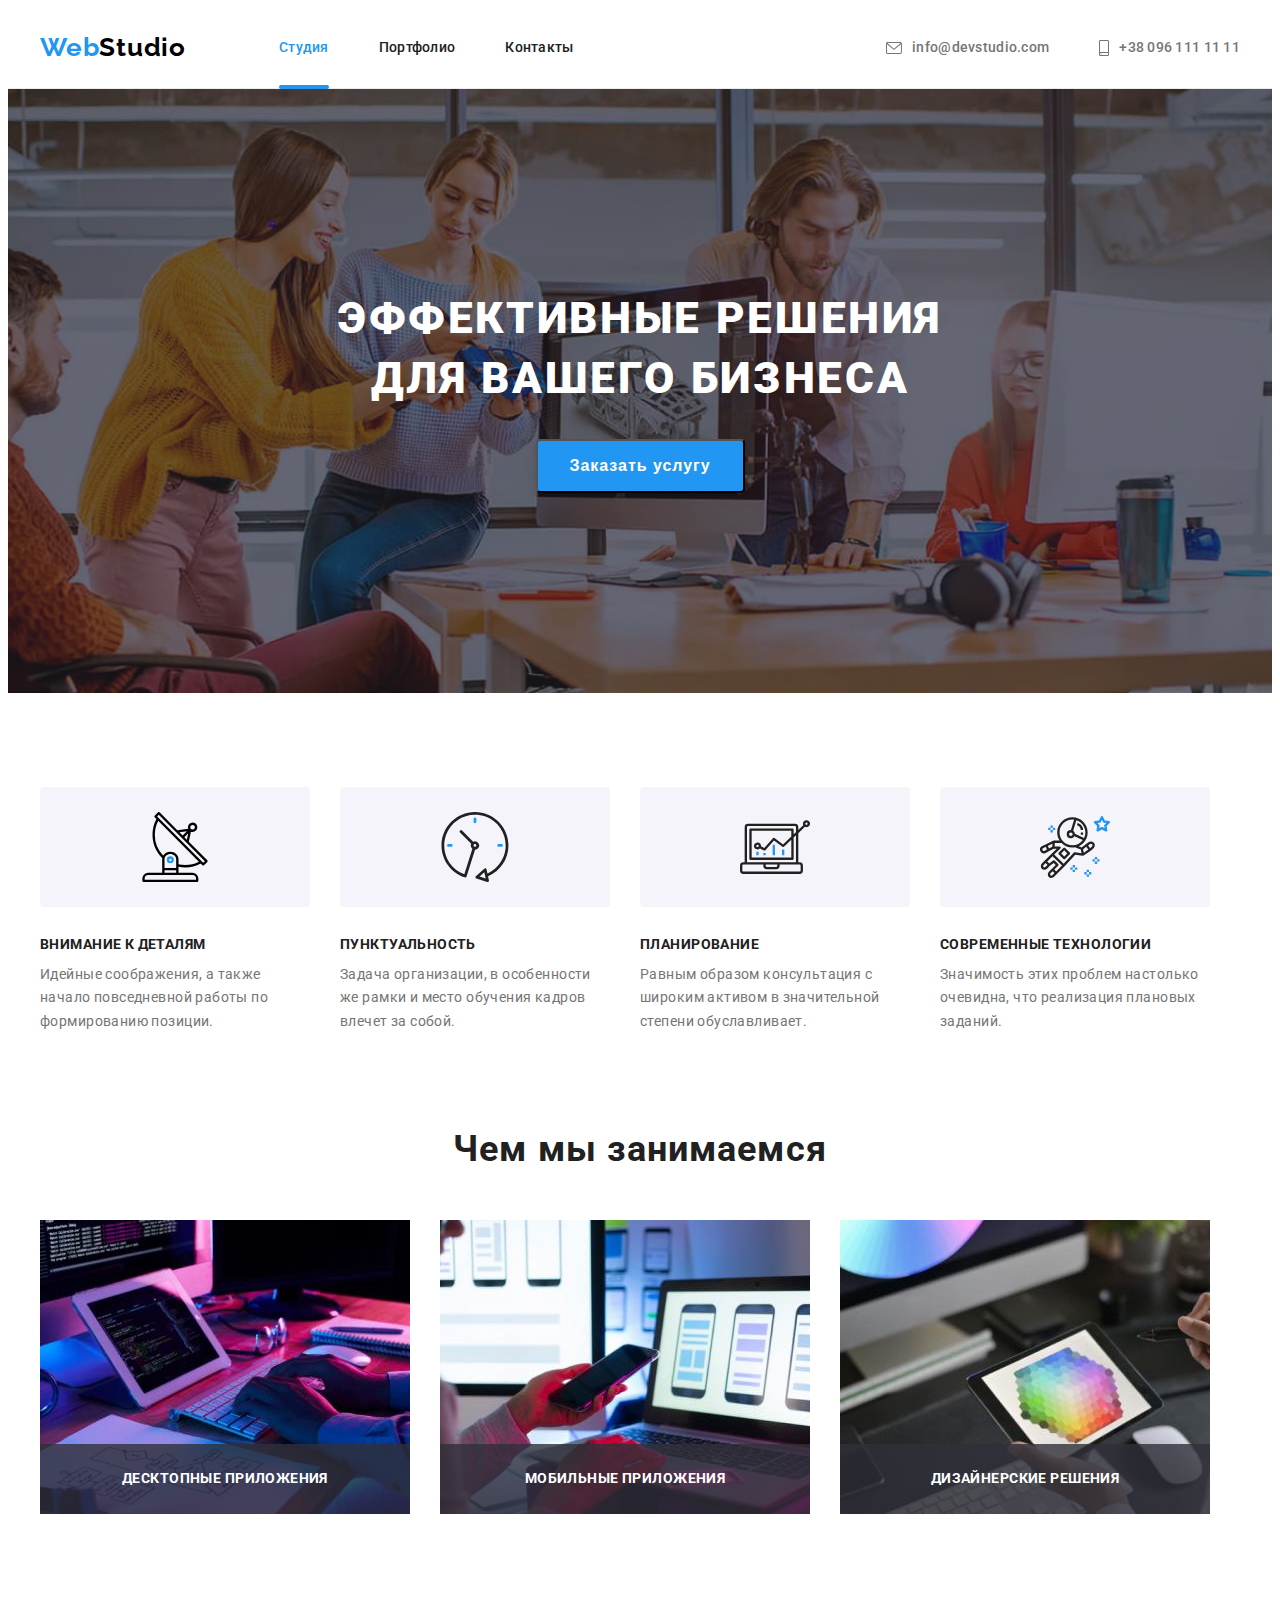
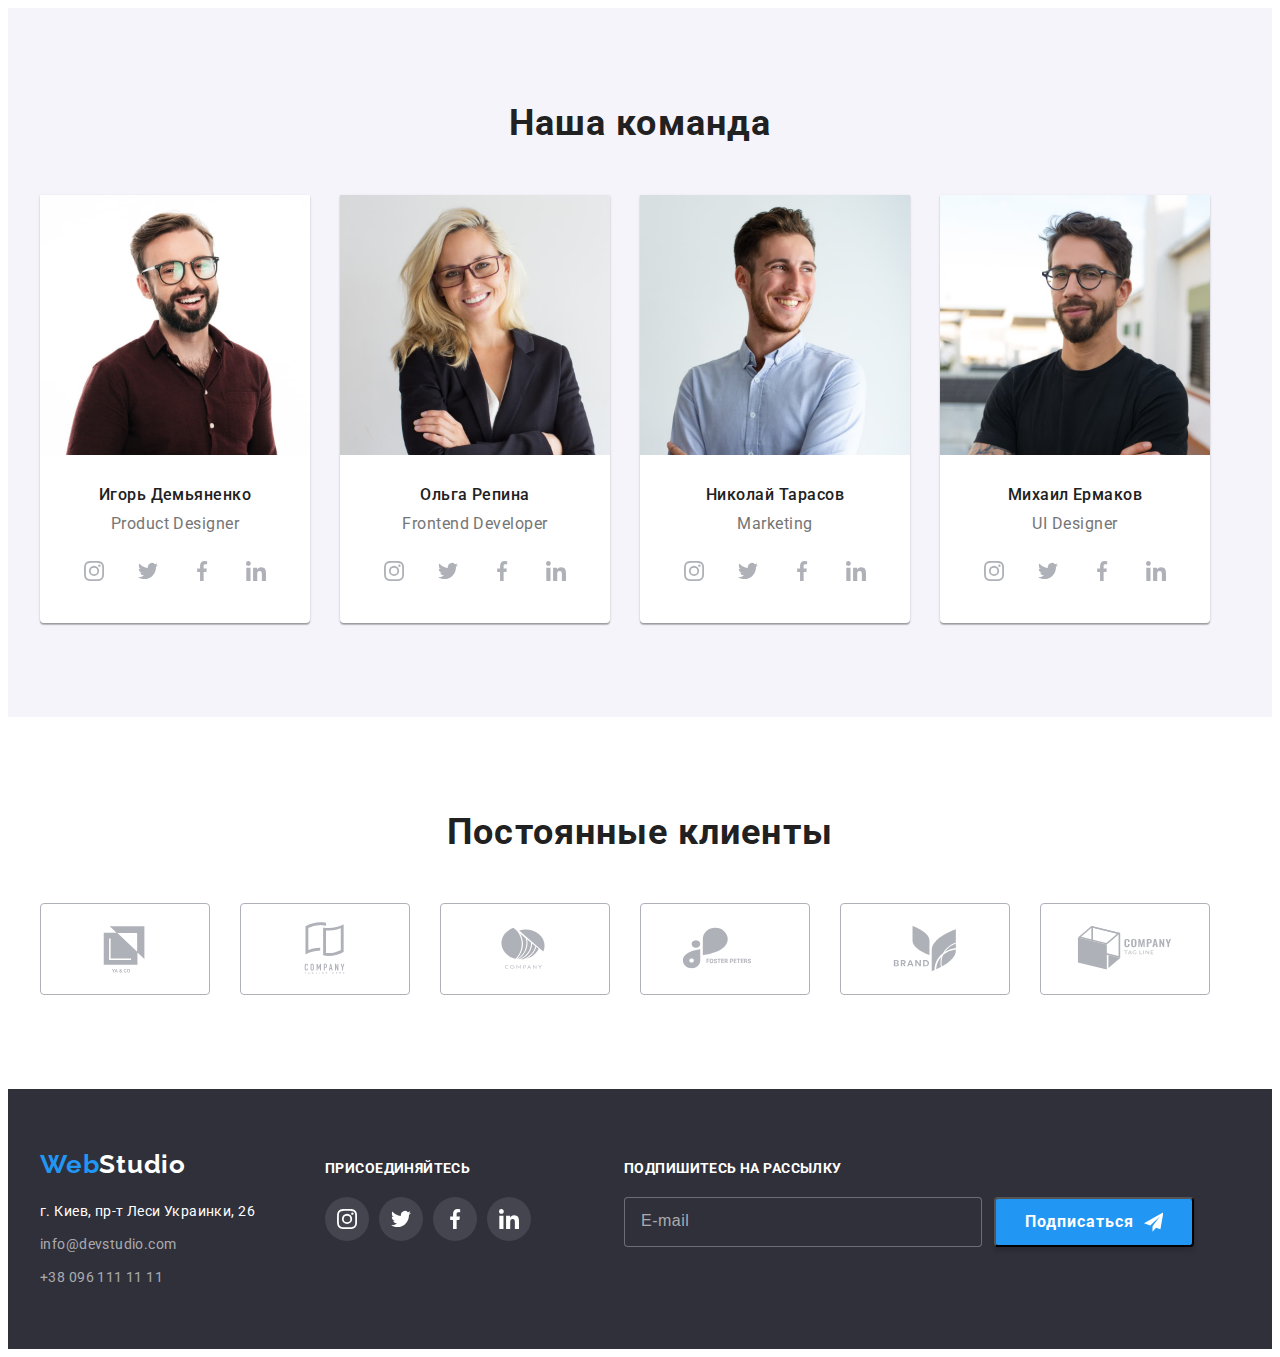
<file: index.html>
<!DOCTYPE html>
<html lang="ru">
    <head>
        <link rel="stylesheet" href="https://cdnjs.cloudflare.com/ajax/libs/modern-normalize/1.1.0/modern-normalize.min.css" integrity="sha512-wpPYUAdjBVSE4KJnH1VR1HeZfpl1ub8YT/NKx4PuQ5NmX2tKuGu6U/JRp5y+Y8XG2tV+wKQpNHVUX03MfMFn9Q==" crossorigin="anonymous" referrerpolicy="no-referrer"/>
        <meta charset="UTF-8">
        <meta http-equiv="X-UA-Compatible" content="IE=edge">
        <meta name="viewport" content="width=device-width, initial-scale=1.0">
        <title>Студия</title>
        <link rel="preconnect" href="https://fonts.googleapis.com">
        <link rel="preconnect" href="https://fonts.gstatic.com" crossorigin>
        <link href="https://fonts.googleapis.com/css2?family=Raleway:wght@700&family=Roboto:wght@400;500;700;900&display=swap" rel="stylesheet">
        <link rel="stylesheet" href="./css/style.css">
    </head>
    <body>
        <header class="header">
            <div class="container main-menu">
                <a href="./index.html" class="header-logo" lang="en"><span class="logo-first-part">Web</span><span class="logo-second-part">Studio</span></a>
                <nav class="header-nav">
                    <ul class="menu-list">
                        <li class="item"><a class="menu-link link current" href="./index.html">Студия</a></li>
                        <li class="item"><a class="menu-link link" href="./portfolio.html">Портфолио</a></li>
                        <li class="item"><a class="menu-link link" href="">Контакты</a></li>
                    </ul>
                </nav>
                <ul class="header-list">
                    <li class="header-item">
                        <a class="header-contacts link" href="mailto:info@devstudio.com" lang="en">
                        <svg class="header-icon" width="16" height="12">
                            <use href="./images/icons.svg#icon-envelope"></use>
                        </svg>
                        info@devstudio.com</a>
                    </li>
                    <li class="header-item">
                        <a class="header-contacts link" href="tel:+380961111111">
                        <svg class="header-icon" width="10" height="16">
                            <use href="./images/icons.svg#icon-smartphone"></use>
                        </svg>
                        +38 096 111 11 11</a>
                    </li>
                </ul>
            </div>
        </header>
        <main>
            <section class="hero-section">
                <div class="container">
                    <h1 class="hero-title centered">Эффективные решения для вашего бизнеса</h1>
                    <button type="button" class="button hero-btn" data-modal-open>Заказать услугу</button>
                                    </div>
            </section>
            <section class="section">
                <div class="container">
                <h2 class="visually-hidden">Особенности</h2>
                <ul class="features-list">
                    <li class="features-item">
                        <div class="features-icon-bg">
                            <svg class="features-icon" width="70" height="70">
                                <use href="./images/icons.svg#icon-antenna"></use>
                            </svg>
                        </div>
                        <h3 class="features-title">Внимание к деталям</h3>
                        <p class="features-text">Идейные соображения, а также начало повседневной работы по формированию позиции.</p>
                    </li>
                    <li class="features-item">
                        <div class="features-icon-bg">
                            <svg class="features-icon" width="70" height="70">
                                <use href="./images/icons.svg#icon-clock"></use>
                            </svg>
                        </div>
                        <h3 class="features-title">Пунктуальность</h3>
                        <p class="features-text">Задача организации, в особенности же рамки и место обучения кадров влечет за собой.</p>
                    </li>
                    <li class="features-item">
                        <div class="features-icon-bg">
                            <svg class="features-icon" width="70" height="70">
                                <use href="./images/icons.svg#icon-diagram"></use>
                            </svg>
                        </div>
                        <h3 class="features-title">Планирование</h3>
                        <p class="features-text">Равным образом консультация с широким активом в значительной степени обуславливает.</p>
                    </li>
                    <li class="features-item">
                        <div class="features-icon-bg">
                            <svg class="features-icon" width="70" height="70">
                                <use href="./images/icons.svg#icon-astronaut"></use>
                            </svg>
                        </div>
                        <h3 class="features-title">Современные технологии</h3>
                        <p class="features-text">Значимость этих проблем настолько очевидна, что реализация плановых заданий.</p>
                    </li>
                </ul>
                </div>
            </section>
            <section class="section about-section">
                <div class="container">
                    <h2 class="about-us-title">Чем мы занимаемся</h2>
                    <ul class="about-us-list">
                        <li class="about-us-item">
                            <div class="about-us-label">
                                <img src="./images/box1.jpg" alt="Человек пишет код" width="370">
                                <p class="about-us-text">Десктопные приложения</p>
                            </div>
                        </li>
                        <li class="about-us-item">
                            <div class="about-us-label">
                                <img src="./images/box2.jpg" alt="Женщина работает на ноутбуке" width="370">
                                <p class="about-us-text">Мобильные приложения</p>
                            </div>
                        </li>
                        <li class="about-us-item">
                            <div class="about-us-label">
                                <img src="./images/box3.jpg" alt="Женщина держит в руках планшет" width="370">
                                <p class="about-us-text">Дизайнерские решения</p>
                            </div>
                        </li>
                    </ul>
                </div>
            </section>
            <section class="section our-team-section">
                <div class="container">
                    <h2 class="our-team-title">Наша команда</h2>
                    <ul class="our-team-list">
                        <li class="our-team-item">
                            <img src="./images/img1.jpg" alt="Член команды 1" width="270">
                            <div class="our-team-description">
                                <h3 class="our-team-name">Игорь Демьяненко</h3>
                                <p lang="en" class="our-team-text">Product Designer</p>
                                <ul class="social-icon-list">
                                    <li class="social-icon-item">
                                        <a href="#" class="social-icon-link">
                                            <svg width="20" height="20">
                                                <use href="./images/icons.svg#icon-instagram"></use>
                                            </svg>
                                        </a>
                                    </li>
                                    <li class="social-icon-item">
                                        <a href="#" class="social-icon-link">
                                            <svg width="20" height="20">
                                                <use href="./images/icons.svg#icon-twitter"></use>
                                            </svg>
                                        </a>
                                    </li>
                                    <li class="social-icon-item">
                                        <a href="#" class="social-icon-link">
                                            <svg width="20" height="20">
                                                <use href="./images/icons.svg#icon-facebook"></use>
                                            </svg>
                                        </a>
                                    </li>
                                    <li class="social-icon-item">
                                        <a href="#" class="social-icon-link">
                                            <svg width="20" height="20">
                                                <use href="./images/icons.svg#icon-linkedin"></use>
                                            </svg>
                                        </a>
                                    </li>
                                </ul>
                            </div>
                        </li>
                        <li class="our-team-item">
                            <img src="./images/img2.jpg" alt="Член команды 2" width="270">
                            <div class="our-team-description">
                                <h3 class="our-team-name">Ольга Репина</h3>
                                <p lang="en" class="our-team-text">Frontend Developer</p>
                                <ul class="social-icon-list">
                                    <li class="social-icon-item">
                                        <a href="#" class="social-icon-link">
                                            <svg width="20" height="20">
                                                <use href="./images/icons.svg#icon-instagram"></use>
                                            </svg>
                                        </a>
                                    </li>
                                    <li class="social-icon-item">
                                        <a href="#" class="social-icon-link">
                                            <svg width="20" height="20">
                                                <use href="./images/icons.svg#icon-twitter"></use>
                                            </svg>
                                        </a>
                                    </li>
                                    <li class="social-icon-item">
                                        <a href="#" class="social-icon-link">
                                            <svg width="20" height="20">
                                                <use href="./images/icons.svg#icon-facebook"></use>
                                            </svg>
                                        </a>
                                    </li>
                                    <li class="social-icon-item">
                                        <a href="#" class="social-icon-link">
                                            <svg width="20" height="20">
                                                <use href="./images/icons.svg#icon-linkedin"></use>
                                            </svg>
                                        </a>
                                    </li>
                                </ul>
                            </div>
                        </li>
                        <li class="our-team-item">
                            <img src="./images/img3.jpg" alt="Член команды 3" width="270">
                            <div class="our-team-description">
                                <h3 class="our-team-name">Николай Тарасов</h3>
                                <p lang="en" class="our-team-text">Marketing</p>
                                <ul class="social-icon-list">
                                    <li class="social-icon-item">
                                        <a href="#" class="social-icon-link">
                                            <svg width="20" height="20">
                                                <use href="./images/icons.svg#icon-instagram"></use>
                                            </svg>
                                        </a>
                                    </li>
                                    <li class="social-icon-item">
                                        <a href="#" class="social-icon-link">
                                            <svg width="20" height="20">
                                                <use href="./images/icons.svg#icon-twitter"></use>
                                            </svg>
                                        </a>
                                    </li>
                                    <li class="social-icon-item">
                                        <a href="#" class="social-icon-link">
                                            <svg width="20" height="20">
                                                <use href="./images/icons.svg#icon-facebook"></use>
                                            </svg>
                                        </a>
                                    </li>
                                    <li class="social-icon-item">
                                        <a href="#" class="social-icon-link">
                                            <svg width="20" height="20">
                                                <use href="./images/icons.svg#icon-linkedin"></use>
                                            </svg>
                                        </a>
                                    </li>
                                </ul>
                                </div>
                        </li>
                        <li class="our-team-item">
                            <img src="./images/img4.jpg" alt="Член команды 4" width="270">
                            <div class="our-team-description">
                                <h3 class="our-team-name">Михаил Ермаков</h3>
                                <p lang="en" class="our-team-text">UI Designer</p>
                                <ul class="social-icon-list">
                                    <li class="social-icon-item">
                                        <a href="#" class="social-icon-link">
                                            <svg width="20" height="20">
                                                <use href="./images/icons.svg#icon-instagram"></use>
                                            </svg>
                                        </a>
                                    </li>
                                    <li class="social-icon-item">
                                        <a href="#" class="social-icon-link">
                                            <svg width="20" height="20">
                                                <use href="./images/icons.svg#icon-twitter"></use>
                                            </svg>
                                        </a>
                                    </li>
                                    <li class="social-icon-item">
                                        <a href="#" class="social-icon-link">
                                            <svg width="20" height="20">
                                                <use href="./images/icons.svg#icon-facebook"></use>
                                            </svg>
                                        </a>
                                    </li>
                                    <li class="social-icon-item">
                                        <a href="#" class="social-icon-link">
                                            <svg width="20" height="20">
                                                <use href="./images/icons.svg#icon-linkedin"></use>
                                            </svg>
                                        </a>
                                    </li>
                                </ul>
                            </div>
                        </li>
                    </ul>
                </div>
            </section>
            <section class="section">
                <div class="container">
                    <h2 class="clients-title">Постоянные клиенты</h2>
                    <ul class="clients-list">
                        <li class="clients-item">
                            <a href="#" class="clients-link">
                                <svg class="clients-logo" width="106" height="60">
                                    <use href="./images/icons.svg#icon-client1"></use>
                                </svg>
                            </a>
                        </li>
                        <li class="clients-item">
                            <a href="#" class="clients-link">
                                <svg class="clients-logo" width="106" height="60">
                                    <use href="./images/icons.svg#icon-client2"></use>
                                </svg>
                            </a>
                        </li>
                        <li class="clients-item">
                            <a href="#" class="clients-link">
                                <svg class="clients-logo" width="106" height="60">
                                    <use href="./images/icons.svg#icon-client3"></use>
                                </svg>
                            </a>
                        </li>
                        <li class="clients-item">
                            <a href="#" class="clients-link">
                                <svg class="clients-logo" width="106" height="60">
                                    <use href="./images/icons.svg#icon-client4"></use>
                                </svg>
                            </a>
                        </li>
                        <li class="clients-item">
                            <a href="#" class="clients-link">
                                <svg class="clients-logo" width="106" height="60">
                                    <use href="./images/icons.svg#icon-client5"></use>
                                </svg>
                            </a>
                        </li>
                        <li class="clients-item">
                            <a href="#" class="clients-link">
                                <svg class="clients-logo" width="106" height="60">
                                    <use href="./images/icons.svg#icon-client6"></use>
                                </svg>
                            </a>
                        </li>
                    </ul>
                </div>
            </section>
        </main>
        <footer class="footer">
            <div class="container">
                <div>
                    <a href="" class="footer-logo" lang="en"><span class="logo-first-part">Web</span><span class="logo-second-part">Studio</span></a>
                    <address class="footer-address">
                        <ul class="footer-address-list">
                            <li class="footer-address-item"><a class="footer-address-link link" href="https://goo.gl/maps/YVqeG4Qvas63cvU16" target="_blank" rel="noreferrer noopener">г. Киев, пр-т Леси Украинки, 26</a></li>
                            <li class="footer-address-item contacts"><a class="footer-address-link link" href="mailto:info@devstudio.com" lang="en">info@devstudio.com</a></li>
                            <li class="footer-address-item contacts"><a class="footer-address-link link" href="tel:+380961111111">+38 096 111 11 11</a></li>
                        </ul>
                    </address>
                </div>
                <div class="connect">
                    <h3 class="connect-title">присоединяйтесь</h3>
                    <ul class="connect-list">
                        <li class="connect-item">
                            <a href="#" class="connect-link">
                                <svg class="connect-logo" width="20" height="20">
                                    <use href="./images/icons.svg#icon-instagram"></use>
                                </svg>
                            </a>
                        </li>
                        <li class="connect-item">
                            <a href="#" class="connect-link">
                                <svg class="connect-logo" width="20" height="20">
                                    <use href="./images/icons.svg#icon-twitter"></use>
                                </svg>
                            </a>
                        </li>
                        <li class="connect-item">
                            <a href="#" class="connect-link">
                                <svg class="connect-logo" width="20" height="20">
                                    <use href="./images/icons.svg#icon-facebook"></use>
                                </svg>
                            </a>
                        </li>
                        <li class="connect-item">
                            <a href="#" class="connect-link">
                                <svg class="connect-logo" width="20" height="20">
                                    <use href="./images/icons.svg#icon-linkedin"></use>
                                </svg>
                            </a>
                        </li>
                    </ul>
                </div>
                <div class="subscribe">
                    <form action="#" class="subscribe-form">
                        <p class="subscribe-title">Подпишитесь на рассылку</p>
                        <div class="subscribe-input">
                            <input type="email" name="email" class="email-input" placeholder="E-mail">
                            <button type="submit" class="subscribe-button">Подписаться <svg class="subscribe-icon">
                            <use href="./images/icons.svg#icon-send"></use>
                            </svg>
                            </button>
                        </div>
                    </form>
                </div>
            </div>
        </footer>
        <div class="backdrop is-hidden" data-modal>
            <div class="modal">
                <button type="button" data-modal-close class="modal-close-btn">
                    <svg class="modal-close-icon" width=30px height=30px>
                        <use href="./images/icons.svg#icon-close"></use>
                    </svg>
                </button>
                <form action="#" class="modal-form">
                    <p class="modal-form-head">Оставьте свои данные, мы вам перезвоним</p>

                    <label class="modal-form-field"
                        >Имя
                        <span class="modal-form-wrapper">
                                <input type="text" class="modal-form-input" name="user-name" minlength="2" pattern="[a-zA-Zа-яёА-ЯЁ]+" title="Имя должно содержать символы кириллицы или латиницы" required/>
                                <svg class="modal-form-icon">
                                <use href="./images/icons.svg#icon-person"></use>
                            </svg>
                        </span>
                    </label>

                    <label class="modal-form-field"
                        >Телефон
                        <span class="modal-form-wrapper">
                            <input type="tel" class="modal-form-input" name="user-tel" title="067-000-00-00" pattern="[0-9]{3}-[0-9]{3}-[0-9]{2}-[0-9]{2}" required/>
                            <svg class="modal-form-icon">
                            <use href="./images/icons.svg#icon-phone"></use>
                            </svg>
                        </span>
                    </label>
                    <label class="modal-form-field"
                        >Почта
                        <span class="modal-form-wrapper">
                            <input type="email" class="modal-form-input" name="user-email" required/>
                            <svg class="modal-form-icon">
                            <use href="./images/icons.svg#icon-email"></use>
                            </svg>
                        </span>
                    </label>
                    <label class="modal-form-field"
                        >Комментарий
                        <textarea class="modal-form-message" name="user-message" placeholder="Введите текст"></textarea>
                    </label>
                    <input type="checkbox" id="accept-policy" class="policy-checkbox visually-hidden" name="accept"/>
                    <label for="accept-policy" class="modal-form-checbox-label">Соглашаюсь с рассылкой и принимаю &nbsp <a href="#"> Условия договора</a></label>
                    <button type="submit" class="modal-form-button">Отправить</button>
                </form>
            </div>
        </div>
        <script src="./js/modal.js"></script>
    </body>
</html>
</file>
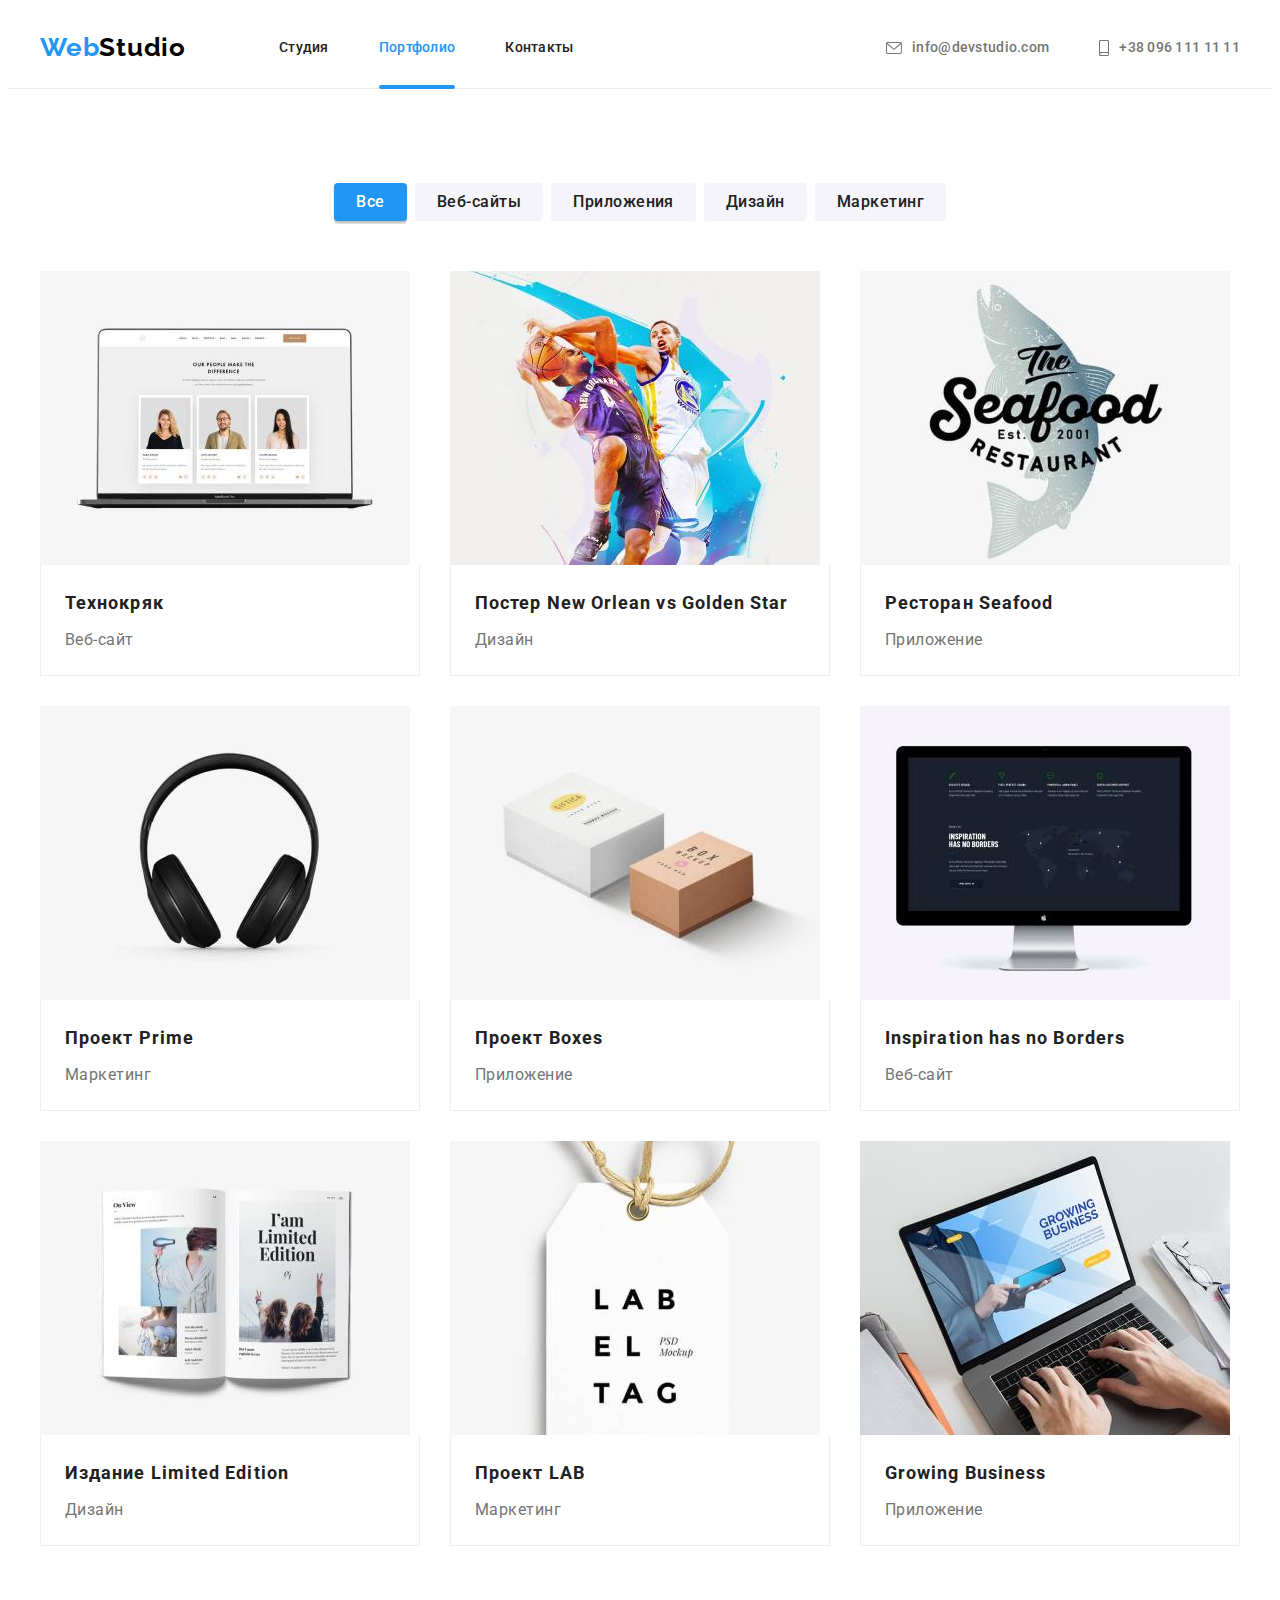
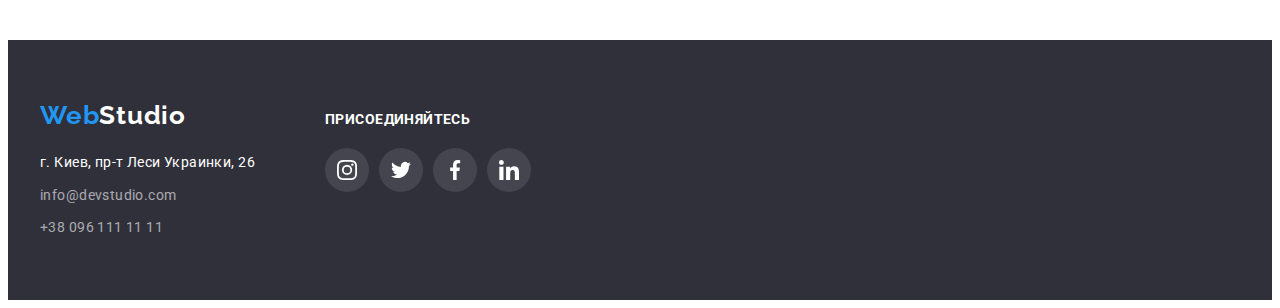
<file: portfolio.html>
<!DOCTYPE html>
<html lang="ru">
    <head>
        <link rel="stylesheet" href="https://cdnjs.cloudflare.com/ajax/libs/modern-normalize/1.1.0/modern-normalize.min.css" integrity="sha512-wpPYUAdjBVSE4KJnH1VR1HeZfpl1ub8YT/NKx4PuQ5NmX2tKuGu6U/JRp5y+Y8XG2tV+wKQpNHVUX03MfMFn9Q==" crossorigin="anonymous" referrerpolicy="no-referrer"/>
        <meta charset="UTF-8">
        <meta http-equiv="X-UA-Compatible" content="IE=edge">
        <meta name="viewport" content="width=device-width, initial-scale=1.0">
        <title>Портфолио</title>
        <link rel="preconnect" href="https://fonts.googleapis.com">
        <link rel="preconnect" href="https://fonts.gstatic.com" crossorigin>
        <link href="https://fonts.googleapis.com/css2?family=Raleway:wght@700&family=Roboto:wght@400;500;700;900&display=swap" rel="stylesheet">
        <link rel="stylesheet" href="./css/style.css">
    </head>
    <body>
        <header class="header">
            <div class="container">
                <a href="./index.html" class="header-logo" lang="en"><span class="logo-first-part">Web</span><span class="logo-second-part">Studio</span></a>
                <nav class="header-nav">
                    <ul class="menu-list">
                        <li class="item"><a class="menu-link link" href="./index.html">Студия</a></li>
                        <li class="item"><a class="menu-link link current" href="./portfolio.html">Портфолио</a></li>
                        <li class="item"><a class="menu-link link" href="">Контакты</a></li>
                    </ul>
                </nav>
                <ul class="header-list">
                    <li class="header-item"><a class="header-contacts link" href="mailto:info@devstudio.com" lang="en">
                        <svg class="header-icon" width="16" height="12">
                            <use href="./images/icons.svg#icon-envelope"></use>
                        </svg>
                        info@devstudio.com</a>
                    </li>
                    <li class="header-item"><a class="header-contacts link" href="tel:+380961111111">
                        <svg class="header-icon" width="10" height="16">
                            <use href="./images/icons.svg#icon-smartphone"></use>
                        </svg>
                        +38 096 111 11 11</a>
                    </li>
                </ul>
            </div>
        </header>
        <main>
            <section class="portfolio-section">
                <div class="container">
                <h1 class="visually-hidden">Наши работы</h1>
                <ul class="filter-list">
                    <li class="filter-item">
                        <button class="filter-btn btn-active" type="button">Все</button>
                    </li>
                    <li class="filter-item">
                        <button class="filter-btn" type="button">Веб-сайты</button>
                    </li>
                    <li class="filter-item">
                        <button class="filter-btn" type="button">Приложения</button>
                    </li>
                    <li class="filter-item">
                        <button class="filter-btn" type="button">Дизайн</button>
                    </li>
                    <li class="filter-item">
                        <button class="filter-btn" type="button">Маркетинг</button>
                    </li>
                </ul>
                <ul class="projects-list">
                    <li class="projects-item">
                        <a href="#" class="projects-link">
                            <div class="projects-thumb">
                                <img src="./images/site.jpg" alt="Site" width="370">
                                <p class="projects-overlay">Технокряк это современная площадка распространения коронавируса. Компании используют эту платформу для цифрового шпионажа и атак на защищённые сервера конкурентов.</p>
                            </div>
                            <div class="projects-description">
                                <h2 class="projects-title">Технокряк</h2>
                                <p class="projects-text">Веб-сайт</p>
                            </div>
                        </a>
                    </li>
                    <li class="projects-item">
                        <a href="#" class="projects-link">
                            <div class="projects-thumb">
                                <img src="./images/poster.jpg" alt="Постер" width="370">
                                <p class="projects-overlay">У кожної людини є руки, ноги, голова і 168 годин на тиждень, щоб зробити все те, чого вона по-справжньому бажає.</p>
                            </div>
                            <div class="projects-description">
                                <h2 class="projects-title">Постер <span lang="en">New Orlean vs Golden Star</span> </h2>
                                <p class="projects-text">Дизайн</p>
                            </div>
                        </a>
                    </li>
                    <li class="projects-item">
                        <a href="#" class="projects-link">
                            <div class="projects-thumb">
                                <img src="./images/seafood.jpg" alt="Лого ресторана" width="370">
                                <p class="projects-overlay">Найважчий поєдинок – це коли за успіх доводиться боротися з лінню.</p>
                            </div>
                            <div class="projects-description">
                                <h2 class="projects-title">Ресторан <span lang="en">Seafood</span> </h2>
                                <p class="projects-text">Приложение</p>
                            </div>
                        </a>
                    </li>
                    <li class="projects-item">
                        <a href="#" class="projects-link">
                            <div class="projects-thumb">
                                <img src="./images/ProjectPrime.jpg" alt="Наушники" width="370">
                                <p class="projects-overlay">Якщо у вас є ідея, в яку ви по–справжньому вірите, то робіть щось, інакше вона так і залишиться лише ідеєю.</p>
                            </div>
                            <div class="projects-description">
                                <h2 class="projects-title">Проект <span lang="en">Prime</span> </h2>
                                <p class="projects-text">Маркетинг</p>
                            </div>
                        </a>
                    </li>
                    <li class="projects-item">
                        <a href="#" class="projects-link">
                            <div class="projects-thumb">
                                <img src="./images/ProjectBoxes.jpg" alt="Коробки" width="370">
                                <p class="projects-overlay">Гарненько запам’ятайте, що труднощі і невдачі неминучі. Застрахуватися від усього неможливо.</p>
                            </div>
                            <div class="projects-description">
                                <h2 class="projects-title">Проект <span lang="en">Boxes</span> </h2>
                                <p class="projects-text">Приложение</p>
                            </div>
                        </a>
                    </li>
                    <li class="projects-item">
                        <a href="#" class="projects-link">
                            <div class="projects-thumb">
                                <img src="./images/ProjectInspiration.jpg" alt="Монитор ПК" width="370">
                                <p class="projects-overlay">Справа в тому, що коли ви працює 24 години на добу і 7 днів на тиждень, успіх приходить до вас сам.</p>
                            </div>
                            <div class="projects-description">
                                <h2 class="projects-title" lang="en">Inspiration has no Borders</h2>
                                <p class="projects-text">Веб-сайт</p>
                            </div>
                        </a>
                    </li>
                    <li class="projects-item">
                        <a href="#" class="projects-link">
                            <div class="projects-thumb">
                                <img src="./images/L.jpg" alt="Каталог" width="370">
                                <p class="projects-overlay">Немає недосяжних цілей — є високий коефіцієнт ліні, недолік кмітливості і запас відмовок.</p>
                            </div>
                            <div class="projects-description">
                                <h2 class="projects-title">Издание <span lang="en">Limited Edition</span> </h2>
                                <p class="projects-text">Дизайн</p>
                            </div>
                        </a>
                    </li>
                    <li class="projects-item">
                        <a href="#" class="projects-link">
                            <div class="projects-thumb">
                                <img src="./images/lab.jpg" alt="Бирка" width="370">
                                <p class="projects-overlay">Говорять, що мотивація триває не довго. Що ж, свіжість після ванни – теж. Тому піклуватися про них варто щодня.</p>
                            </div>
                            <div class="projects-description">
                                <h2 class="projects-title">Проект <span lang="en">LAB</span> </h2>
                                <p class="projects-text">Маркетинг</p>
                            </div>
                        </a>
                    </li>
                    <li class="projects-item">
                        <a href="#" class="projects-link">
                            <div class="projects-thumb">
                                <img src="./images/gb.jpg" alt="ПК" width="370">
                                <p class="projects-overlay">Потрібно міняти не обставини, потрібно міняти свідомість.</p>
                            </div>
                            <div class="projects-description">
                                <h2 class="projects-title" lang="en">Growing Business</h2>
                                <p class="projects-text">Приложение</p>
                            </div>
                        </a>
                    </li>
                </ul>
                </div>
            </section>
        </main>
        <footer class="footer">
            <div class="container">
                <div>
                    <a href="" class="footer-logo" lang="en"><span class="logo-first-part">Web</span><span class="logo-second-part">Studio</span></a>
                    <address class="footer-address">
                        <ul class="footer-address-list">
                            <li class="footer-address-item"><a class="footer-address-link link" href="https://goo.gl/maps/YVqeG4Qvas63cvU16" target="_blank" rel="noreferrer noopener">г. Киев, пр-т Леси Украинки, 26</a></li>
                            <li class="footer-address-item contacts"><a class="footer-address-link link" href="mailto:info@devstudio.com" lang="en">info@devstudio.com</a></li>
                            <li class="footer-address-item contacts"><a class="footer-address-link link" href="tel:+380961111111">+38 096 111 11 11</a></li>
                        </ul>
                    </address>
                </div>
                <div class="connect">
                    <h3 class="connect-title">присоединяйтесь</h3>
                    <ul class="connect-list">
                        <li class="connect-item">
                            <a href="#" class="connect-link">
                                <svg class="connect-logo" width="20" height="20">
                                    <use href="./images/icons.svg#icon-instagram"></use>
                                </svg>
                            </a>
                        </li>
                        <li class="connect-item">
                            <a href="#" class="connect-link">
                                <svg class="connect-logo" width="20" height="20">
                                    <use href="./images/icons.svg#icon-twitter"></use>
                                </svg>
                            </a>
                        </li>
                        <li class="connect-item">
                            <a href="#" class="connect-link">
                                <svg class="connect-logo" width="20" height="20">
                                    <use href="./images/icons.svg#icon-facebook"></use>
                                </svg>
                            </a>
                        </li>
                        <li class="connect-item">
                            <a href="#" class="connect-link">
                                <svg class="connect-logo" width="20" height="20">
                                    <use href="./images/icons.svg#icon-linkedin"></use>
                                </svg>
                            </a>
                        </li>
                    </ul>
                </div>
            </div>
        </footer>
    </body>
</html>
</file>
<file: css/style.css>
:root {
    --primary-header-color: #212121;
    --second-header-color: #757575;
    --primary-text-color: #212121;
    --second-text-color: #757575;
    --primary-title-color: #212121;
    --hero-title-color: #ffffff;
    --footer-color:  #ffffff;
    --accent-color: #2196F3;
    --main-background-color: #2F303A;
    --main-logo-color: #afb1b8;
    --projects-overlay-color: #ffffff;
}

body {
    font-family: 'Roboto', sans-serif;
    color: var(--primary-text-color);
}

.visually-hidden {
    position: absolute;
    width: 1px;
    height: 1px;
    margin: -1px;
    border: 0;
    padding: 0;
    white-space: nowrap;
    clip-path: inset(100%);
    clip: rect(0 0 0 0);
    overflow: hidden;
}

h1,
h2,
h3,
h4,
h5,
h6,
p {
    margin-top: 0;
    margin-bottom: 0;
}

ul,
ol {
    margin: 0;
    padding: 0;
    list-style: none;
}

img {
    display: block;
    max-width: 100%;
    height: auto;
}

a {
    text-decoration: none;
}

/* --------------header-------------------- */

.container {
    margin: 0 auto;
    padding-right: 15px;
    padding-left: 15px;
    width: 1200px;
    /* background: tomato; */
}

.link {
    text-decoration: none;
}

.header {
    /* width: 1600px; */
    border-bottom: 1px solid #ECECEC;
}
.header-logo {
    margin-right: 93px;
    padding-top: 24px;
    padding-bottom: 25px;
    font-family: Raleway;
    font-weight: 700;
    font-size: 26px;
    line-height: 1.19;
    letter-spacing: 0.03em;
    text-decoration: none;
}

.header-logo .logo-first-part {
    color: var(--accent-color);
}

.header-logo .logo-second-part {
    color: #000000;
}


.menu-link {
    display: block;
    padding-top: 32px;
    padding-bottom: 32px;
    font-weight: 500;
    font-size: 14px;
    line-height: 1.14;
    letter-spacing: 0.02em;
    color: var(--primary-header-color);
    cursor: pointer;
    transition: color 250ms cubic-bezier(0.4, 0, 0.2, 1);
}

.menu-link:hover, .menu-link:focus {
    color: var(--accent-color);
}

.menu-list {
    display: flex;
}

.menu-list .item:not(:last-child) {
    margin-right: 50px;
}

.menu-list .current {
    color: var(--accent-color)
}

.current {
    position: relative;
}

.current::after {
    content: '';
    position: absolute;
    left: 0;
    bottom: -1px;
    display: block;
    height: 4px;
    width: 100%;
    border-radius: 2px;
    background-color: var(--accent-color);
}

.header-list {
    display: flex;
    margin-left: auto;
}

.header-list .header-item:not(:last-child) {
    margin-right: 50px;
}

.header-contacts {
    display: flex;
    align-items: center;
    padding-top: 32px;
    padding-bottom: 32px;
    font-weight: 500;
    font-size: 14px;
    line-height: 1.14;
    letter-spacing: 0.02em;
    color: var(--second-header-color);
    transition: color 250ms cubic-bezier(0.4, 0, 0.2, 1);
}

.header-icon {
    margin-right: 10px;
    fill: currentColor;
    transition: fill 250ms cubic-bezier(0.4, 0, 0.2, 1);
}

.header-contacts:hover, .header-contacts:focus {
    color: var(--accent-color);
}

.header-icon:hover, .header-icon:focus {
    fill: var(--accent-color);
}

.header-list .header-contacts {
    text-align: center;
}

.header .container {
    display: flex;
    align-items: center;
}

/* ------------------hero------------------------- */

.hero-section {
    padding: 200px 0;
    text-align: center;
    max-width: 1600px;
    margin-left: auto;
    margin-right: auto;
    background-image: linear-gradient(rgba(47, 48, 58, 0.4),rgba(47, 48, 58, 0.4) ), url(../images/hero.jpg);
    background-repeat: no-repeat;
    background-position: center;
    background-size: cover;
}

.centered {
    text-align: center;
}

.hero-title {
    margin-top: 0;
    margin-bottom: 30px;
    margin-right: auto;
    margin-left: auto;
    width: 696px;
    font-weight: 900;
    font-size: 44px;
    line-height: 1.36;
    letter-spacing: 0.06em;
    text-transform: uppercase;
    color: var(--hero-title-color);
}

.button {
    display: inline-block;
}

.hero-btn {
    cursor: pointer;
    padding: 10px 32px;
    min-width: 200px;
    font-weight: 700;
    font-size: 16px;
    line-height: 1.87;
    letter-spacing: 0.06em;
    background: var(--accent-color);
    color: #FFFFFF;
    box-shadow: 0px 4px 4px rgba(0, 0, 0, 0.15);
    border-radius: 4px;
    transition: background-color 250ms cubic-bezier(0.4, 0, 0.2, 1), box-shadow 250ms cubic-bezier(0.4, 0, 0.2, 1);
}

.hero-btn:hover, .hero-btn:focus {
    background-color: #188CE8;
}

.backdrop {
    position: fixed;
    top: 0;
    left: 0;
    width: 100%;
    height: 100%;
    background-color: rgba(0, 0, 0, 0.1);
    backdrop-filter: blur(15px);

    opacity: 1;
    transition: opacity 250ms cubic-bezier(0.4, 0, 0.2, 1), visibility 250ms cubic-bezier(0.4, 0, 0.2, 1);
}

.backdrop.is-hidden {
    visibility: hidden;
    opacity: 0;
    pointer-events: none;
}

.backdrop.is-hidden .modal {
    transform: translate(-50%,-50%) scale(0,9);
    opacity: 0;
    transition: transform 250ms cubic-bezier(0.4, 0, 0.2, 1);
}

.modal {
    position: absolute;
    top: 50%;
    left: 50%;
    min-width: 528px;
    min-height: 581px;
    background-color: #ffffff;
    box-shadow: 0px 1px 3px rgba(0, 0, 0, 0.12), 0px 1px 1px rgba(0, 0, 0, 0.14), 0px 2px 1px rgba(0, 0, 0, 0.2);
    border-radius: 4px;
    opacity: 1;

    padding: 40px;
    z-index: 100;

    transform: translate(-50%,-50%) scale(1);
    transition: transform 250ms cubic-bezier(0.4, 0, 0.2, 1), opacity 250ms cubic-bezier(0.4, 0, 0.2, 1), scale 250ms cubic-bezier(0.4, 0, 0.2, 1);
}

.modal-close-icon {
    fill: currentColor;
}

.modal-close-btn {
    position: absolute;
    display: flex;
    align-items: center;
    justify-content: center;
    width: 30px;
    height: 30px;
    top: 8px;
    right: 8px;
    border: 1px solid rgba(0, 0, 0, 0.1);
    border-radius: 50%;
    color: inherit;
    background-color: white;
    cursor: pointer;
    transition: color 250ms cubic-bezier(0.4, 0, 0.2, 1);
}

.modal-close-btn:hover,
.modal-close-btn:focus {
    color: var(--accent-color);
}

.modal-form {
    display: flex;
    flex-direction: column;
}

.modal-form-head {
    font-weight: 700;
    font-size: 20px;
    line-height: 1.15;
    text-align: center;
    letter-spacing: 0.03em;
    text-align: center;
    color: #212121;
    margin-bottom: 12px;
}

.modal-form-field {
    font-weight: 400;
    font-size: 12px;
    line-height: 1.17;
    /* identical to box height */
    letter-spacing: 0.01em;
    color: var(--second-text-color);
    margin-bottom: 10px;
}

.modal-form-wrapper {
    position: relative;
    display: block;
    margin-top: 4px;
}

.modal-form-input {
    width: 100%;
    height: 40px;
    border: 1px solid rgba(33, 33, 33, 0.2);
    border-radius: 4px;
    padding: 0 10px 0 42px;
    transition: border-color 250ms cubic-bezier(0.4, 0, 0.2, 1);
}

.modal-form-input:focus {
    outline: none;
    border-color: var(--accent-color);
}

.modal-form-icon {
    position: absolute;
    display: flex;
    align-items: center;
    justify-content: center;
    top: 50%;
    left: 12px;
    transform: translateY(-50%);
    width: 18px;
    height: 18px;
    transition: fill 250ms cubic-bezier(0.4, 0, 0.2, 1);
}

.modal-form-input:focus + .modal-form-icon {
    fill: var(--accent-color);
}

.modal-form-message {
    width: 100%;
    height: 120px;
    border: 1px solid rgba(33, 33, 33, 0.2);
    border-radius: 4px;
    margin-top: 4px;
    resize: none;
    padding: 12px 16px;
    transition: border-color 250ms cubic-bezier(0.4, 0, 0.2, 1);
    }

.modal-form-message:focus {
    outline: none;
    border-color: var(--accent-color);
}

.modal-form-message::placeholder {
    font-family: inherit;
    font-weight: 400;
}

.modal-form-checbox-label {
    display: flex;
    align-items: center;
    justify-content: center;
    font-weight: 400;
    font-size: 14px;
    line-height: 1.71;
    letter-spacing: 0.03em;
    color: var(--second-text-color);
    margin-bottom: 30px;
}

.modal-form-checbox-label::before {
    display: block;
    content: '';
    width: 16px;
    height: 15px;
    border: 1px solid #212121;
    border-radius: 2px;
    margin-right: 7px;
    outline: none;
    cursor: pointer;
    transition: outline 250ms cubic-bezier(0.4, 0, 0.2, 1);
}

.modal-form-checbox-label a {
    color: var(--accent-color);
    text-decoration: underline;
}

.policy-checkbox:checked + .modal-form-checbox-label::before {
    background-color: var(--accent-color);
    background-image: url(../images/icon-check.svg);
    border-color: transparent;
    background-size: contain;
    background-origin: border-box;
    background-position: center;
}

.policy-checkbox:focus + .modal-form-checbox-label::before {
    outline: 1px solid var(--accent-color);
}

.modal-form-button {
    display: block;
    width: 200px;
    height: 50px;
    margin: 0 auto;
    font-weight: 700;
    font-size: 16px;
    line-height: 1.87;
    /* identical to box height, or 187% */
    text-align: center;
    letter-spacing: 0.06em;
    color: #ffffff;
    background-color: var(--accent-color);
    box-shadow: 0px 4px 4px rgba(0, 0, 0, 0.15);
    border-radius: 4px;
    border: none;
    cursor: pointer;
    transition: background-color 250ms cubic-bezier(0.4, 0, 0.2, 1);
}

.modal-form-button:hover,
.modal-form-button:focus {
    background-color: #188CE8;
}



/* --------------features---------------- */

.section {
    padding-top: 94px;
    padding-bottom: 94px;
}

.features-list {
display: flex;
flex-wrap: wrap;
}

.features-icon-bg {
    display: inline-flex;
    align-items: center;
    justify-content: center;
    margin-bottom: 30px;
    width: 270px;
    height: 120px;
    background-color: #F5F4FA;
    border-radius: 4px;
}

/* .features-icon {
    display: flex;
    align-items: center;
    justify-content: center;
} */

.features-item {
    width: 270px;
}

.features-list .features-item:not(:last-child) {
    margin-right: 30px;
}

.features-title {
    margin-bottom: 10px;
    font-weight: 700;
    font-size: 14px;
    line-height: 1.14;
    letter-spacing: 0.03em;
    text-transform: uppercase;
}

.features-text {
    margin-top: 0;
    font-weight: 400;
    font-size: 14px;
    line-height: 1.71;
    letter-spacing: 0.03em;
    color: var(--second-text-color);
}

/* ----------about-us-------------- */

.about-section {
    padding-top: 0;
}

.about-us-list {
    display: flex;
    flex-wrap: wrap;
}

.about-us-item:not(:last-child) {
    margin-right: 30px;
}

.about-us-title {
    margin-bottom: 50px;
    font-weight: 700;
    font-size: 36px;
    line-height: 1.17;
    text-align: center;
    letter-spacing: 0.03em;
}

.about-us-label {
    position: relative;
}

.about-us-text {
    position: absolute;
    bottom: 0;
    left: 0;
    height: 70px;
    display: flex;
    align-items: center;
    justify-content: center;
    font-weight: 700;
    font-size: 14px;
    line-height: 1.14;
    text-align: center;
    letter-spacing: 0.03em;
    text-transform: uppercase;
    color: #FFFFFF;
    background-color: rgba(47, 48, 58, 0.8);
    width: 100%;
}

/* ---------our-team--------------- */

.our-team-item {
    background: #FFFFFF;
    box-shadow: 0px 1px 3px rgba(0, 0, 0, 0.12), 0px 1px 1px rgba(0, 0, 0, 0.14), 0px 2px 1px rgba(0, 0, 0, 0.2);
    border-radius: 0px 0px 4px 4px;

}

.our-team-item:not(:last-child) {
    margin-right: 30px;
}

.our-team-section {
    background-color: #F5F4FA;
}

.our-team-list {
    display: flex;
}

.our-team-title {
    margin-bottom: 50px;
    font-weight: 700;
    font-size: 36px;
    line-height: 1.17;
    text-align: center;
    letter-spacing: 0.03em;
}

.our-team-description {
    padding: 30px 0;
}

.our-team-name {
    margin-bottom: 10px;
    font-weight: 500;
    font-size: 16px;
    line-height: 1.19;
    text-align: center;
    letter-spacing: 0.03em;
}

.our-team-text {
    font-size: 16px;
    line-height: 1.19;
    text-align: center;
    letter-spacing: 0.03em;
    color: var(--second-text-color);
    margin-bottom: 16px;
}

.social-icon-list {
    display: flex;
    justify-content: center;
    align-items: center;
}

.social-icon-item:not(:last-child) {
    margin-right: 10px;
}

.social-icon-link {
    display: flex;
    justify-content: center;
    align-items: center;
    border-radius: 50%;
    width: 44px;
    height: 44px;
    fill: var(--main-logo-color);
    background-color: #ffffff;
    transition: fill 250ms cubic-bezier(0.4, 0, 0.2, 1), background-color 250ms cubic-bezier(0.4, 0, 0.2, 1);
}

.social-icon-link:hover, .social-icon-link:focus {
    fill: #ffffff;
    background-color: var(--accent-color);
    border-radius: 50%;
}

/* -------------clients------------- */

.clients-title {
    margin-bottom: 50px;
    font-weight: 700;
    font-size: 36px;
    line-height: 1.17;
    text-align: center;
    letter-spacing: 0.03em;
}

.clients-list {
    display: flex;
}

.clients-item {
    width: 170px;
    height: 92px;
}

.clients-item:not(:last-child) {
    margin-right: 30px;
}

.clients-link {
    display: flex;
    justify-content: center;
    align-items: center;
    width: 100%;
    height: 100%;
    fill: var(--main-logo-color);
    border: 1px solid #afb1b8;
    box-sizing: border-box;
    border-radius: 4px;
    transition: fill 250ms cubic-bezier(0.4, 0, 0.2, 1), color 250ms cubic-bezier(0.4, 0, 0.2, 1);
}

.clients-link:hover, .clients-logo:hover,
.clients-link:focus, .clients-logo:focus {
    fill: var(--accent-color);
    border-color: var(--accent-color);
}

/* .clients:hover, .clients:focus {
    fill: var(--accent-color);
    border-color: var(--accent-color);
} */

/* ------------filter-------------- */

.portfolio-section {
    padding-top: 94px;
    padding-bottom: 94px;
}

.filter-list {
    display: flex;
    justify-content: center;
    margin-bottom: 50px;
}

.filter-item:not(:last-child) {
    margin-right: 8px;
}

.filter-btn {
    display: inline-block;
    padding: 6px 22px;
    min-width: 73px;
    background: #F5F4FA;
    border-radius: 4px;
    border: transparent;
    font-family: inherit;
    font-weight: 500;
    font-size: 16px;
    line-height: 1.62;
    text-align: center;
    letter-spacing: 0.03em;
    color: var(--primary-text-color);
    cursor: pointer;
    transition: color 250ms cubic-bezier(0.4, 0, 0.2, 1), background-color 250ms cubic-bezier(0.4, 0, 0.2, 1), box-shadow 250ms cubic-bezier(0.4, 0, 0.2, 1);
}

.btn-active,
.filter-btn:hover,
.filter-btn:focus {
    color: #FFFFFF;
    background-color: var(--accent-color);
    box-shadow: 0px 3px 1px rgba(0, 0, 0, 0.1), 0px 1px 2px rgba(0, 0, 0, 0.08), 0px 2px 2px rgba(0, 0, 0, 0.12);
}

/* ------------projects------------ */

.projects-list {
    display: flex;
    flex-wrap: wrap;
    background-color: #FFFFFF;
}

.projects-item {
    width: calc((100% - 60px) / 3);
    margin-right: 30px;
    margin-bottom: 30px;
}

/* Alternative */

/* .projects-item {
    width: 370px;
    margin-right: 30px;
    margin-bottom: 30px;
} */

.projects-item:nth-child(3n) {
    margin-right: 0;
}

.projects-item:nth-last-child(-n+3) {
    margin-bottom: 0;
}

.projects-link {
    display: block;
    transition: box-shadow 250ms cubic-bezier(0.4, 0, 0.2, 1)
}

.projects-link:hover, .projects-link:focus {
    box-shadow: 0px 1px 1px rgba(0, 0, 0, 0.12), 0px 4px 4px rgba(0, 0, 0, 0.06), 1px 4px 6px rgba(0, 0, 0, 0.16);
}

.projects-thumb {
    position: relative;
    overflow: hidden;
}

.projects-overlay {
    position: absolute;
    top: 0;
    left: 0;
    width: 100%;
    height: 100%;

    color: var(--projects-overlay-color);
    font-size: 18px;
    line-height: 1.56;
    letter-spacing: 0.03em;
    background: rgba(33, 150, 243, 0.9);
    padding: 63px 24px;
    transform: translateY(100%);
    transition: transform 250ms cubic-bezier(0.4, 0, 0.2, 1);
}

.projects-link:hover .projects-overlay,
.projects-link:focus .projects-overlay {
    transform: translateY(0);
    opacity: 1;
}


.projects-description {
    padding: 20px 24px;
    border-right: 1px solid #EEEEEE;
    border-bottom: 1px solid #EEEEEE;
    border-left: 1px solid #EEEEEE;
}

.projects-title {
    margin-bottom: 4px;
    font-weight: 700;
    font-size: 18px;
    color: var(--primary-text-color);
    line-height: 2;
    letter-spacing: 0.06em;
}

.projects-text {
    font-weight: normal;
    font-size: 16px;
    line-height: 1.87;
    letter-spacing: 0.03em;
    color: var(--second-text-color);
}

/* ------------footer-------------- */

.footer {
    padding-top: 60px;
    padding-bottom: 60px;
    background-color: var(--main-background-color);
}

.footer .container {
    display: flex;
    align-items: baseline;
}


.footer-logo {
    margin-top: 0;
    margin-bottom: 20px;
    font-family: Raleway;
    font-weight: 700;
    font-size: 26px;
    line-height: 1.19;
    letter-spacing: 0.03em;
    text-decoration: none;
}

.footer-logo .logo-first-part {
    color: var(--accent-color);
}

.footer-logo .logo-second-part {
    color: var(--footer-color);
}

/* -----------address----------- */

.footer-address {
    margin-top: 20px;
    margin-right: 70px;
}

.footer-address-item {
    margin-bottom: 9px;
    font-family: inherit;
    font-style: normal;
    font-size: 14px;
    line-height: 1.71;
    letter-spacing: 0.03em;
}

.footer-address-item:last-child {
    margin-bottom: 0;
}

.footer-address-link {
    color: var(--footer-color);
    transition: color 250ms cubic-bezier(0.4, 0, 0.2, 1);
}

.footer-address .contacts .footer-address-link {
    color: rgba(255, 255, 255, 0.6);
}

.footer-address .contacts .footer-address-link:hover {
    color: var(--accent-color);
}

.footer-address .contacts .footer-address-link:focus {
    color: var(--accent-color);
}

/* -------connect--------- */

.connect {
    display: inline-block;
    justify-content: center;
    align-items: center;
    /* margin-top: 72px;
    margin-bottom: 100px; */
    padding: 0;
    width: 206px;
    height: 80px;
    margin-right: 93px;
}

.connect-title {
    font-weight: 700;
    font-size: 14px;
    line-height: 1.14;
    letter-spacing: 0.03em;
    text-transform: uppercase;
    color: var(--footer-color);
    margin-bottom: 20px;
}

.connect-list {
    display: flex;
    justify-content: center;
    align-items: center;
}

.connect-item:not(:last-child) {
    margin-right: 10px;
}

/* .connect-item {
    background-color: rgba(255, 255, 255, 0.1);
    border-radius: 50%;
} */

.connect-link {
    display: flex;
    justify-content: center;
    align-items: center;
    width: 44px;
    height: 44px;
    background-color: rgba(255, 255, 255, 0.1);
    border-radius: 50%;
    transition: background-color 250ms cubic-bezier(0.4, 0, 0.2, 1);
}

.connect-logo {
    fill: var(--footer-color);
}

.connect-link:hover, .connect-logo:hover,
.connect-link:focus, .connect-logo:focus {
    background-color: var(--accent-color);
}

.subscribe {
    display: inline-flex;
    justify-content: center;
    align-items: center;
    padding: 0;
}

.subscribe-form {
    display: flex;
    flex-direction: column;
}

.subscribe-title {
    font-weight: 700;
    font-size: 14px;
    line-height: 1.14;
    letter-spacing: 0.03em;
    text-transform: uppercase;
    color: var(--footer-color);
    margin-bottom: 20px;
}

.subscribe-input {
    display: inline-flex;
}

.email-input {
    width: 358px;
    height: 50px;
    background-color:var(--main-background-color);
    padding: 15px 16px;
    border: 1px solid rgba(255, 255, 255, 0.3);
    box-sizing: border-box;
    box-shadow: (0px 4px 4px rgba(0, 0, 0, 0.15));
    border-radius: 4px;
    transition: border-color 250ms cubic-bezier(0.4, 0, 0.2, 1);
}

.email-input:hover,
.email-input:focus {
    border-color: var(--footer-color);
}

.email-input::placeholder {
    font-weight: 400;
    font-size: 16px;
    line-height: 1.25;
    display: flex;
    align-items: center;
    letter-spacing: 0.03em;
    color: rgba(255, 255, 255, 0.6);
}

.subscribe-button {
    display: inline-flex;
    justify-content: center;
    align-items: center;
    width: 200px;
    height: 50px;
    cursor: pointer;
    font-family: inherit;
    background-color: var(--accent-color);
    box-shadow: 0px 4px 4px rgba(0, 0, 0, 0.15);
    border-radius: 4px;
    padding: 10px 29px;
    font-weight: 700;
    font-size: 16px;
    line-height: 1.87;
    letter-spacing: 0.06em;
    color: var(--footer-color);
    margin-left: 12px;
    transition: background-color 250ms cubic-bezier(0.4, 0, 0.2, 1);
}

.subscribe-button:hover,
.subscribe-button:focus {
    background-color: #188CE8;
}

.subscribe-icon {
    width: 24px;
    height: 24px;
    margin-left: 10px;
    fill: var(--footer-color);
}
</file>
